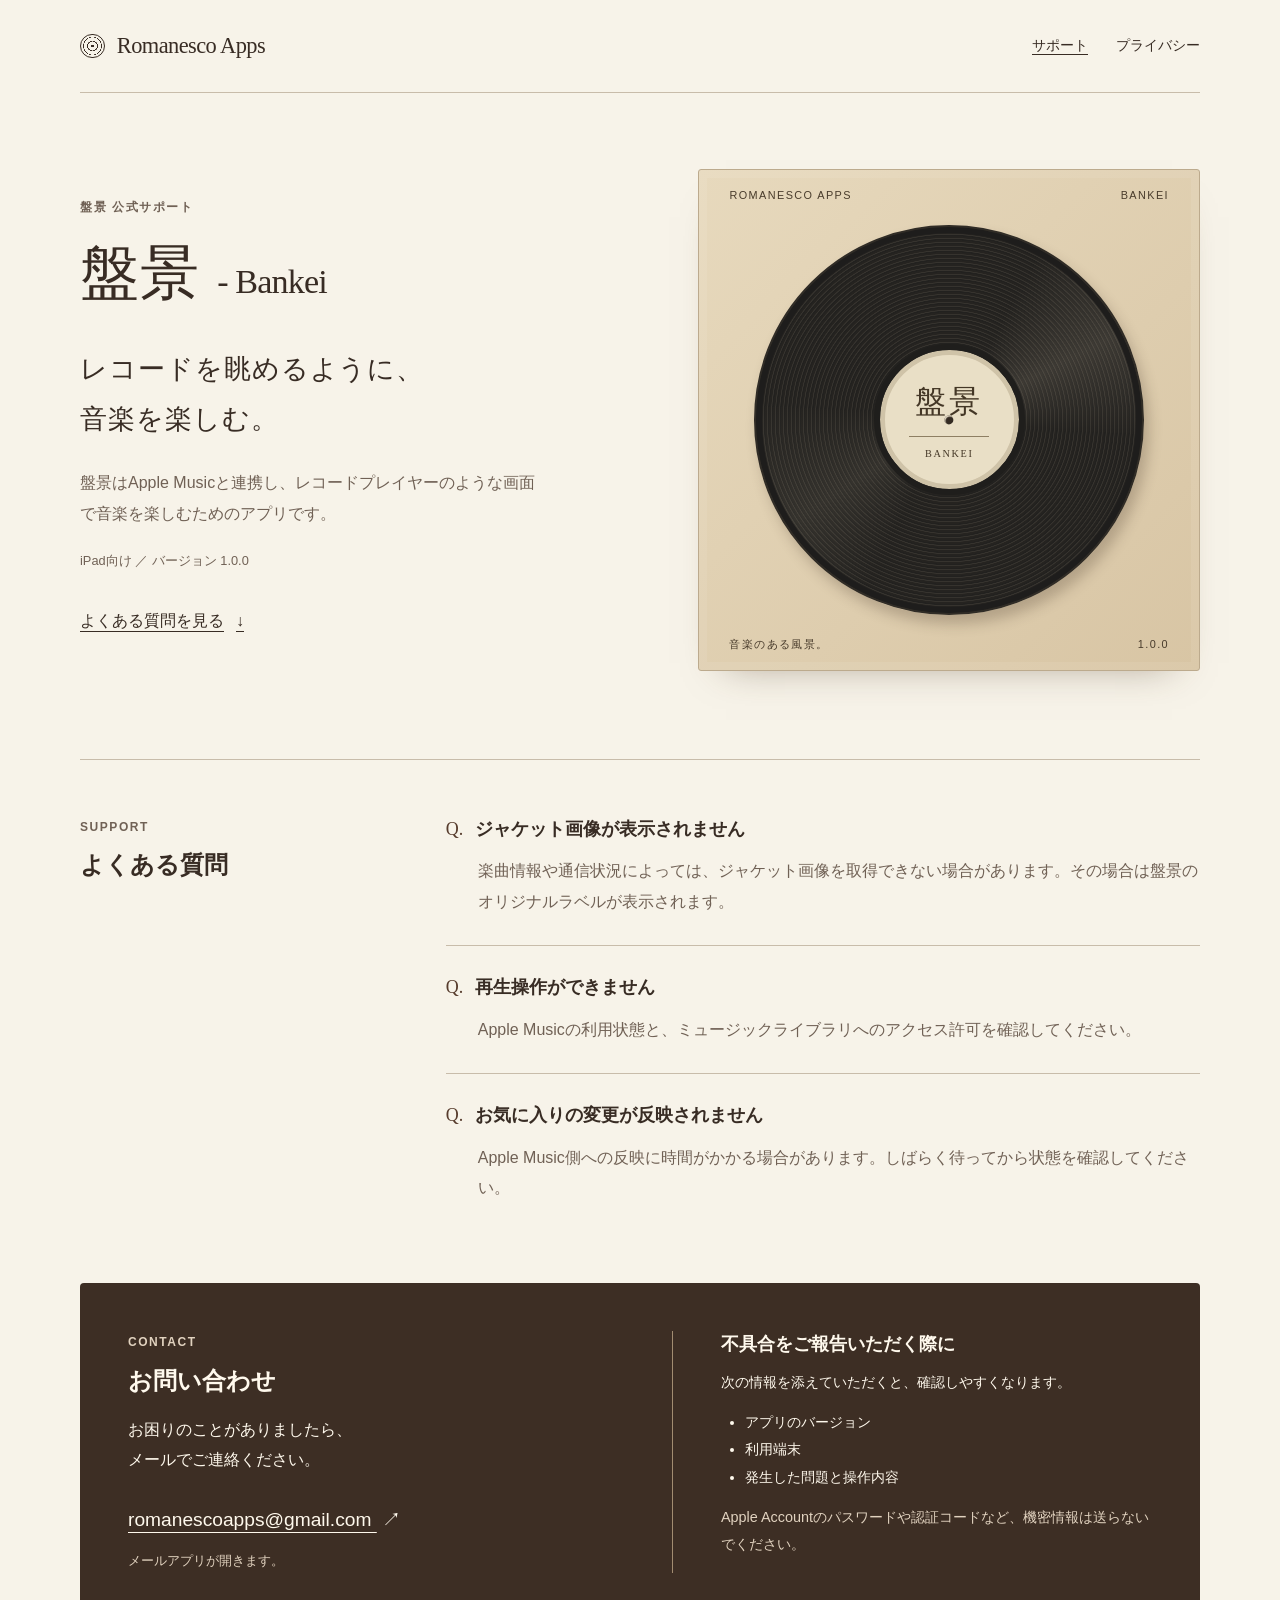
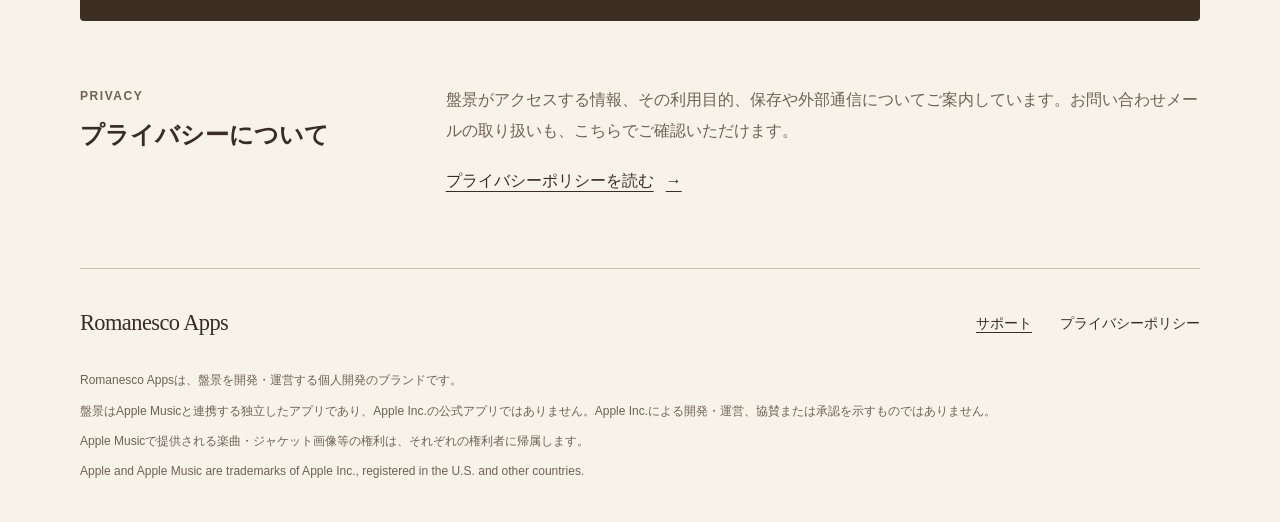
<file: index.html>
<!doctype html>
<html lang="ja">
<head>
  <meta charset="utf-8">
  <meta name="viewport" content="width=device-width, initial-scale=1">
  <meta name="color-scheme" content="light dark">
  <meta name="description" content="Romanesco Appsによる「盤景 - Bankei」の公式サポートサイト。よくある質問、お問い合わせ、プライバシーポリシーをご案内します。">
  <title>盤景 - Bankei サポート | Romanesco Apps</title>
  <link rel="stylesheet" href="style.css">
</head>
<body>
  <a class="skip-link" href="#main">本文へスキップ</a>
  <header class="site-header wrap">
    <a class="brand" href="index.html"><span class="brand-mark" aria-hidden="true"></span>Romanesco Apps</a>
    <nav aria-label="メインナビゲーション">
      <a href="index.html" aria-current="page">サポート</a>
      <a href="privacy.html">プライバシー</a>
    </nav>
  </header>

  <main id="main" tabindex="-1">
    <section class="hero wrap" aria-labelledby="app-title">
      <div class="hero-copy">
        <p class="eyebrow">盤景 公式サポート</p>
        <h1 id="app-title">盤景 <span class="app-roman">- Bankei</span></h1>
        <p class="tagline"><span>レコードを眺めるように、</span><span>音楽を楽しむ。</span></p>
        <p class="intro">盤景はApple Musicと連携し、レコードプレイヤーのような画面で音楽を楽しむためのアプリです。</p>
        <p class="app-meta">iPad向け <span aria-hidden="true">／</span> バージョン 1.0.0</p>
        <a class="text-link" href="#faq">よくある質問を見る <span aria-hidden="true">↓</span></a>
      </div>
      <div class="record-sleeve" aria-hidden="true">
        <div class="sleeve-top"><span>ROMANESCO APPS</span><span>BANKEI</span></div>
        <div class="record">
          <div class="record-label"><span class="label-name">盤景</span><span class="label-rule"></span><span class="label-roman">BANKEI</span></div>
          <span class="spindle"></span>
        </div>
        <div class="sleeve-bottom"><span>音楽のある風景。</span><span>1.0.0</span></div>
      </div>
    </section>

    <section class="section-grid wrap" id="faq" aria-labelledby="faq-title">
      <div class="section-heading">
        <p class="eyebrow" lang="en">SUPPORT</p>
        <h2 id="faq-title">よくある質問</h2>
      </div>
      <div class="faq-list">
        <article class="faq-item">
          <h3><span class="question-mark" aria-hidden="true">Q.</span>ジャケット画像が表示されません</h3>
          <p>楽曲情報や通信状況によっては、ジャケット画像を取得できない場合があります。その場合は盤景のオリジナルラベルが表示されます。</p>
        </article>
        <article class="faq-item">
          <h3><span class="question-mark" aria-hidden="true">Q.</span>再生操作ができません</h3>
          <p>Apple Musicの利用状態と、ミュージックライブラリへのアクセス許可を確認してください。</p>
        </article>
        <article class="faq-item">
          <h3><span class="question-mark" aria-hidden="true">Q.</span>お気に入りの変更が反映されません</h3>
          <p>Apple Music側への反映に時間がかかる場合があります。しばらく待ってから状態を確認してください。</p>
        </article>
      </div>
    </section>

    <section class="contact wrap" id="contact" aria-labelledby="contact-title">
      <div>
        <p class="eyebrow" lang="en">CONTACT</p>
        <h2 id="contact-title">お問い合わせ</h2>
        <p>お困りのことがありましたら、<br>メールでご連絡ください。</p>
        <a class="email-link" href="mailto:romanescoapps@gmail.com">romanescoapps@gmail.com <span aria-hidden="true">↗</span></a>
        <p class="mail-hint">メールアプリが開きます。</p>
      </div>
      <div class="contact-guide">
        <h3>不具合をご報告いただく際に</h3>
        <p>次の情報を添えていただくと、確認しやすくなります。</p>
        <ul>
          <li>アプリのバージョン</li>
          <li>利用端末</li>
          <li>発生した問題と操作内容</li>
        </ul>
        <p class="contact-note">Apple Accountのパスワードや認証コードなど、機密情報は送らないでください。</p>
      </div>
    </section>

    <section class="privacy-entry section-grid wrap" aria-labelledby="privacy-title">
      <div class="section-heading">
        <p class="eyebrow" lang="en">PRIVACY</p>
        <h2 id="privacy-title">プライバシーについて</h2>
      </div>
      <div>
        <p>盤景がアクセスする情報、その利用目的、保存や外部通信についてご案内しています。お問い合わせメールの取り扱いも、こちらでご確認いただけます。</p>
        <a class="text-link" href="privacy.html">プライバシーポリシーを読む <span aria-hidden="true">→</span></a>
      </div>
    </section>
  </main>

  <footer class="site-footer wrap">
    <div class="footer-top">
      <a class="brand" href="index.html">Romanesco Apps</a>
      <nav aria-label="フッターナビゲーション">
        <a href="index.html" aria-current="page">サポート</a>
        <a href="privacy.html">プライバシーポリシー</a>
      </nav>
    </div>
    <p>Romanesco Appsは、盤景を開発・運営する個人開発のブランドです。</p>
    <p>盤景はApple Musicと連携する独立したアプリであり、Apple Inc.の公式アプリではありません。Apple Inc.による開発・運営、協賛または承認を示すものではありません。</p>
    <p>Apple Musicで提供される楽曲・ジャケット画像等の権利は、それぞれの権利者に帰属します。</p>
    <p lang="en">Apple and Apple Music are trademarks of Apple Inc., registered in the U.S. and other countries.</p>
  </footer>
</body>
</html>
</file>
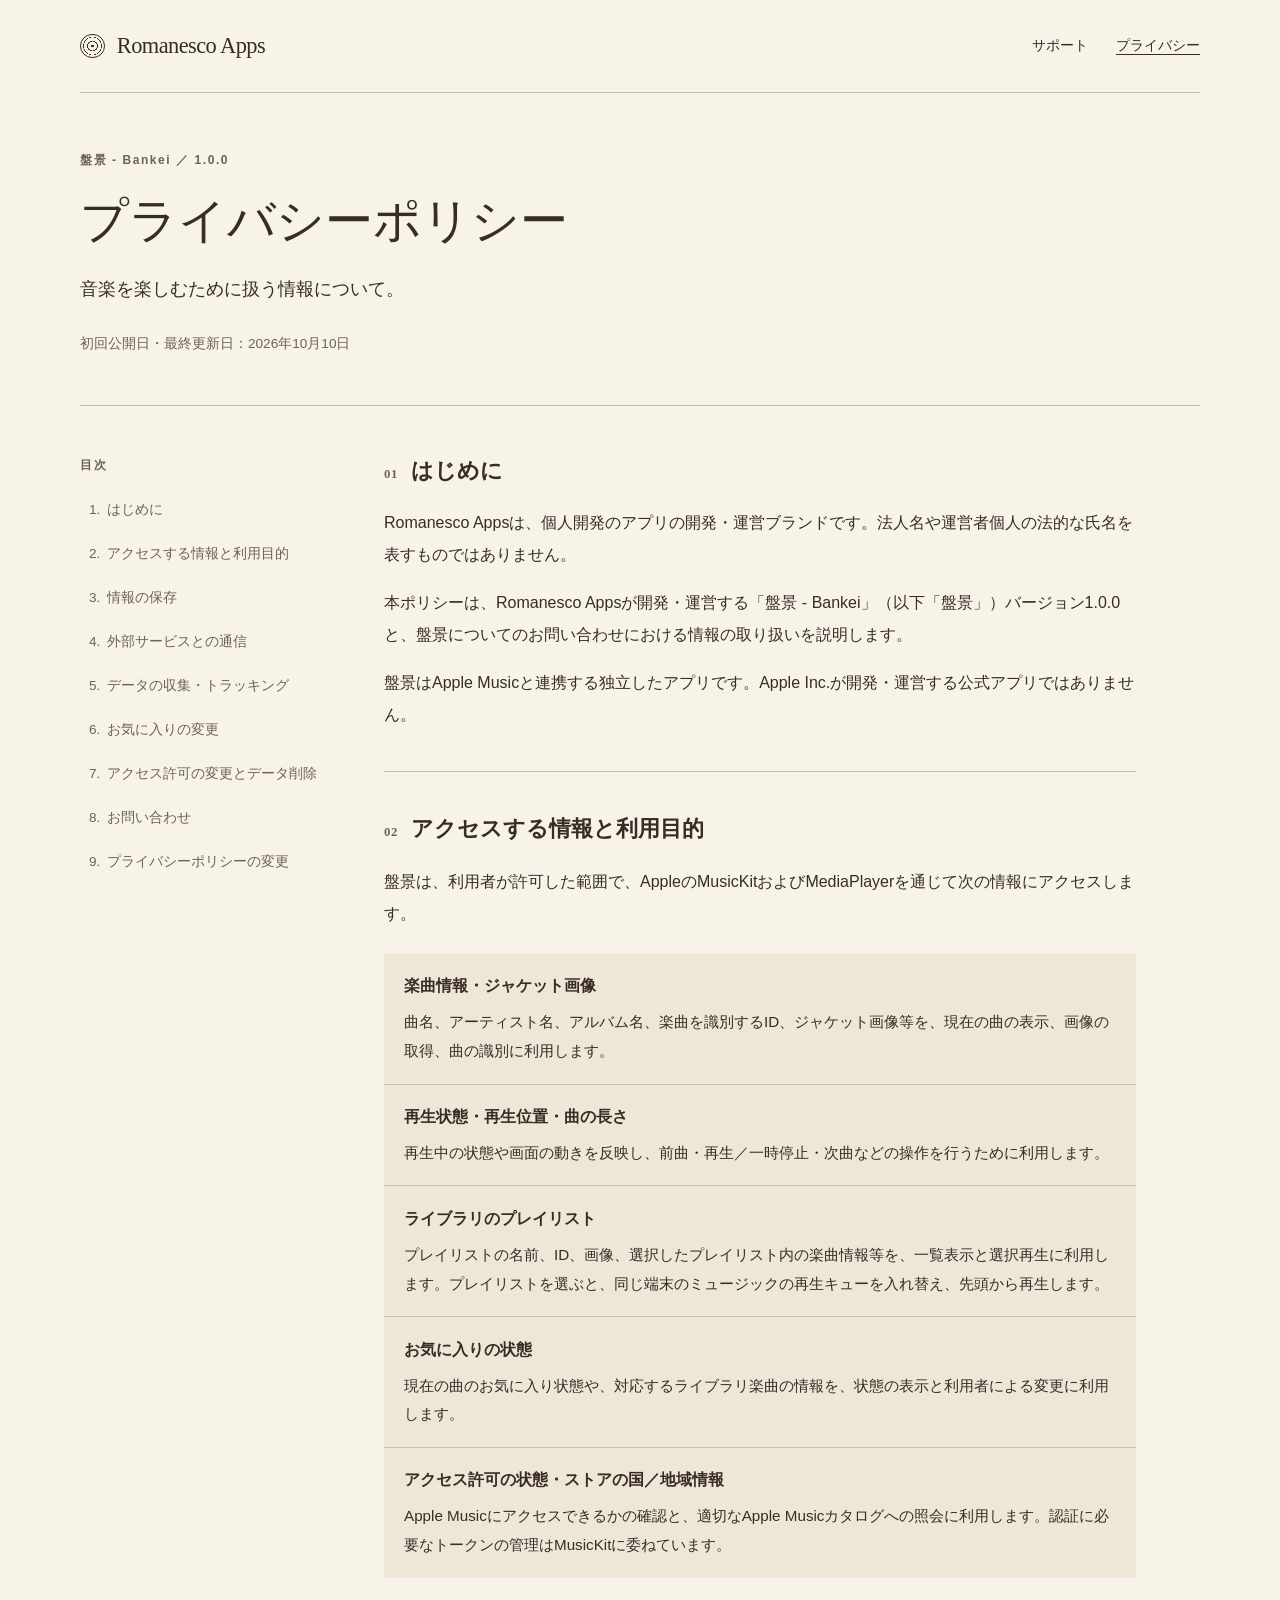
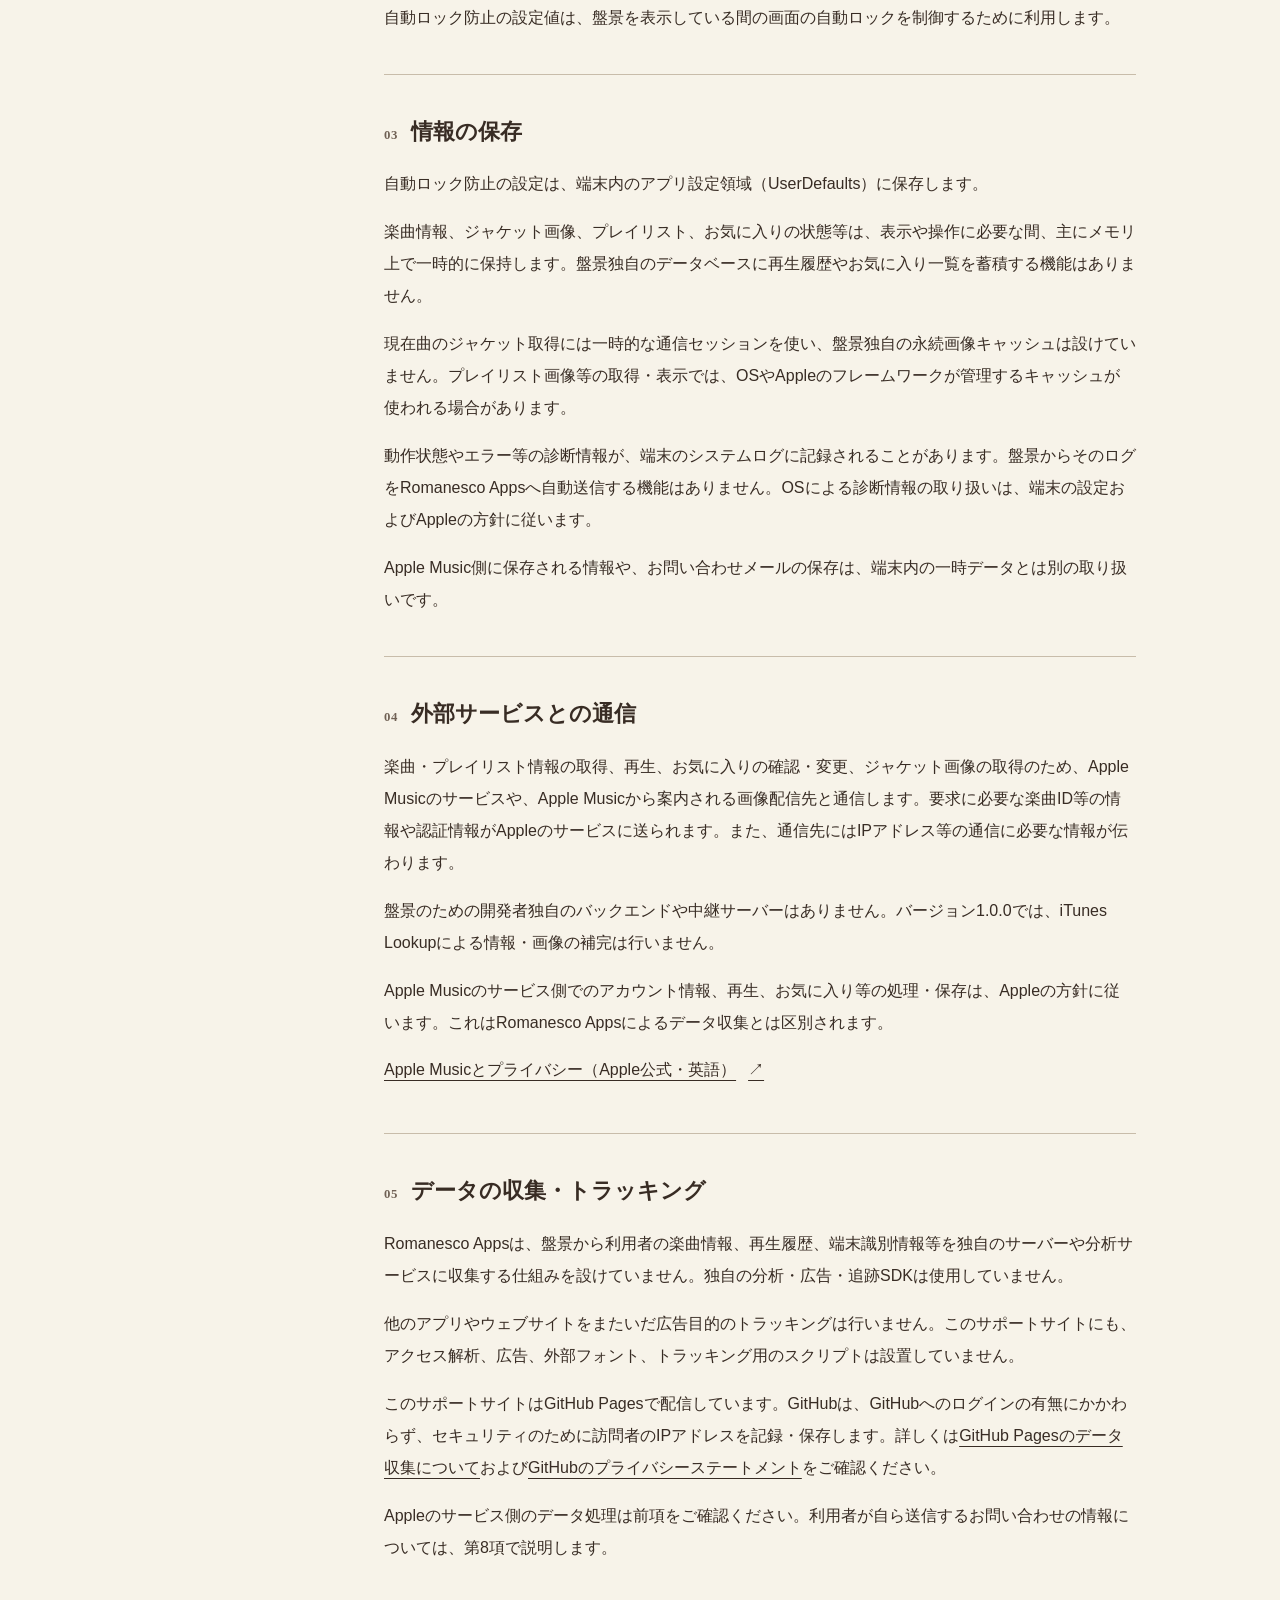
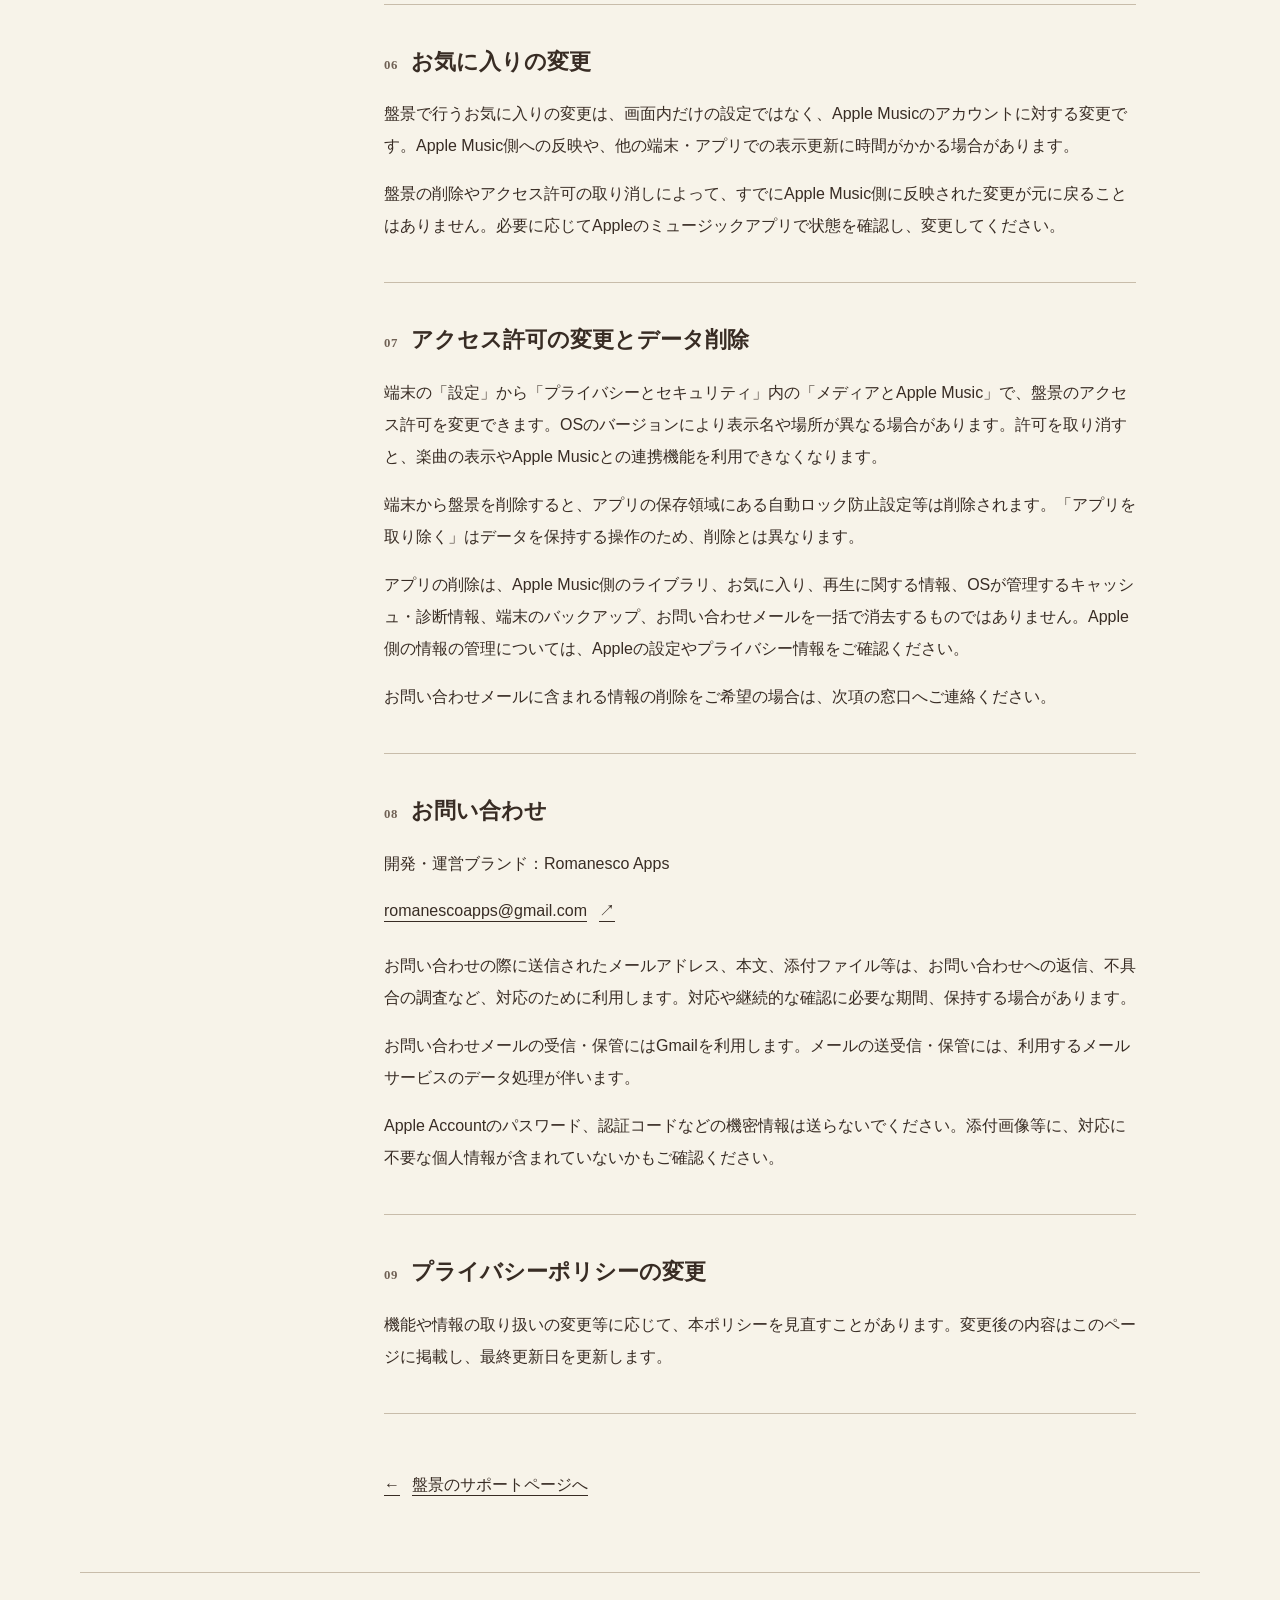
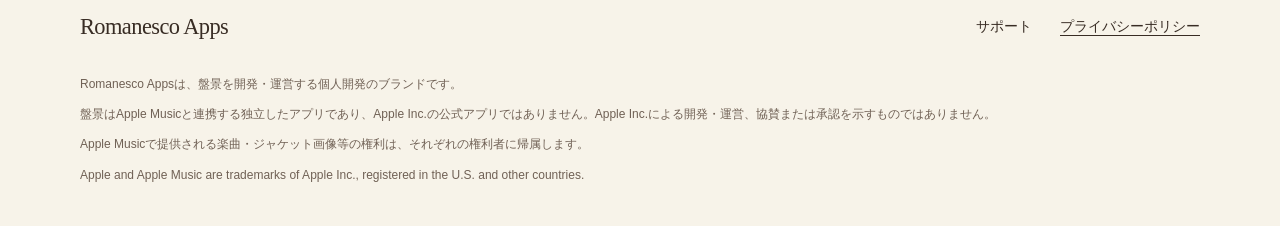
<file: privacy.html>
<!doctype html>
<html lang="ja">
<head>
  <meta charset="utf-8">
  <meta name="viewport" content="width=device-width, initial-scale=1">
  <meta name="color-scheme" content="light dark">
  <meta name="description" content="Romanesco Appsが開発・運営する「盤景 - Bankei」1.0.0のプライバシーポリシー。情報の利用、保存、Apple Musicとの通信、お問い合わせの取り扱いについて。">
  <title>プライバシーポリシー | 盤景 - Bankei | Romanesco Apps</title>
  <link rel="stylesheet" href="style.css">
</head>
<body>
  <a class="skip-link" href="#main">本文へスキップ</a>
  <header class="site-header wrap">
    <a class="brand" href="index.html"><span class="brand-mark" aria-hidden="true"></span>Romanesco Apps</a>
    <nav aria-label="メインナビゲーション">
      <a href="index.html">サポート</a>
      <a href="privacy.html" aria-current="page">プライバシー</a>
    </nav>
  </header>

  <main id="main" class="wrap policy" tabindex="-1">
    <header class="policy-header">
      <p class="eyebrow">盤景 - Bankei <span aria-hidden="true">／</span> 1.0.0</p>
      <h1>プライバシーポリシー</h1>
      <p class="policy-lead">音楽を楽しむために扱う情報について。</p>
      <p class="policy-date">初回公開日・最終更新日：<time datetime="2026-10-10">2026年10月10日</time></p>
    </header>

    <div class="policy-layout">
      <nav class="policy-toc" aria-label="プライバシーポリシーの目次">
        <p class="eyebrow">目次</p>
        <ol>
          <li><a href="#introduction">はじめに</a></li>
          <li><a href="#information">アクセスする情報と利用目的</a></li>
          <li><a href="#storage">情報の保存</a></li>
          <li><a href="#services">外部サービスとの通信</a></li>
          <li><a href="#collection">データの収集・トラッキング</a></li>
          <li><a href="#favorites">お気に入りの変更</a></li>
          <li><a href="#controls">アクセス許可の変更とデータ削除</a></li>
          <li><a href="#inquiries">お問い合わせ</a></li>
          <li><a href="#changes">プライバシーポリシーの変更</a></li>
        </ol>
      </nav>

      <div class="policy-body">
        <section id="introduction" aria-labelledby="introduction-title">
          <h2 id="introduction-title"><span class="section-number">01</span>はじめに</h2>
          <p>Romanesco Appsは、個人開発のアプリの開発・運営ブランドです。法人名や運営者個人の法的な氏名を表すものではありません。</p>
          <p>本ポリシーは、Romanesco Appsが開発・運営する「盤景 - Bankei」（以下「盤景」）バージョン1.0.0と、盤景についてのお問い合わせにおける情報の取り扱いを説明します。</p>
          <p>盤景はApple Musicと連携する独立したアプリです。Apple Inc.が開発・運営する公式アプリではありません。</p>
        </section>

        <section id="information" aria-labelledby="information-title">
          <h2 id="information-title"><span class="section-number">02</span>アクセスする情報と利用目的</h2>
          <p>盤景は、利用者が許可した範囲で、AppleのMusicKitおよびMediaPlayerを通じて次の情報にアクセスします。</p>
          <dl class="information-list">
            <div><dt>楽曲情報・ジャケット画像</dt><dd>曲名、アーティスト名、アルバム名、楽曲を識別するID、ジャケット画像等を、現在の曲の表示、画像の取得、曲の識別に利用します。</dd></div>
            <div><dt>再生状態・再生位置・曲の長さ</dt><dd>再生中の状態や画面の動きを反映し、前曲・再生／一時停止・次曲などの操作を行うために利用します。</dd></div>
            <div><dt>ライブラリのプレイリスト</dt><dd>プレイリストの名前、ID、画像、選択したプレイリスト内の楽曲情報等を、一覧表示と選択再生に利用します。プレイリストを選ぶと、同じ端末のミュージックの再生キューを入れ替え、先頭から再生します。</dd></div>
            <div><dt>お気に入りの状態</dt><dd>現在の曲のお気に入り状態や、対応するライブラリ楽曲の情報を、状態の表示と利用者による変更に利用します。</dd></div>
            <div><dt>アクセス許可の状態・ストアの国／地域情報</dt><dd>Apple Musicにアクセスできるかの確認と、適切なApple Musicカタログへの照会に利用します。認証に必要なトークンの管理はMusicKitに委ねています。</dd></div>
          </dl>
          <p>自動ロック防止の設定値は、盤景を表示している間の画面の自動ロックを制御するために利用します。</p>
        </section>

        <section id="storage" aria-labelledby="storage-title">
          <h2 id="storage-title"><span class="section-number">03</span>情報の保存</h2>
          <p>自動ロック防止の設定は、端末内のアプリ設定領域（UserDefaults）に保存します。</p>
          <p>楽曲情報、ジャケット画像、プレイリスト、お気に入りの状態等は、表示や操作に必要な間、主にメモリ上で一時的に保持します。盤景独自のデータベースに再生履歴やお気に入り一覧を蓄積する機能はありません。</p>
          <p>現在曲のジャケット取得には一時的な通信セッションを使い、盤景独自の永続画像キャッシュは設けていません。プレイリスト画像等の取得・表示では、OSやAppleのフレームワークが管理するキャッシュが使われる場合があります。</p>
          <p>動作状態やエラー等の診断情報が、端末のシステムログに記録されることがあります。盤景からそのログをRomanesco Appsへ自動送信する機能はありません。OSによる診断情報の取り扱いは、端末の設定およびAppleの方針に従います。</p>
          <p>Apple Music側に保存される情報や、お問い合わせメールの保存は、端末内の一時データとは別の取り扱いです。</p>
        </section>

        <section id="services" aria-labelledby="services-title">
          <h2 id="services-title"><span class="section-number">04</span>外部サービスとの通信</h2>
          <p>楽曲・プレイリスト情報の取得、再生、お気に入りの確認・変更、ジャケット画像の取得のため、Apple Musicのサービスや、Apple Musicから案内される画像配信先と通信します。要求に必要な楽曲ID等の情報や認証情報がAppleのサービスに送られます。また、通信先にはIPアドレス等の通信に必要な情報が伝わります。</p>
          <p>盤景のための開発者独自のバックエンドや中継サーバーはありません。バージョン1.0.0では、iTunes Lookupによる情報・画像の補完は行いません。</p>
          <p>Apple Musicのサービス側でのアカウント情報、再生、お気に入り等の処理・保存は、Appleの方針に従います。これはRomanesco Appsによるデータ収集とは区別されます。</p>
          <a class="text-link" href="https://www.apple.com/legal/privacy/data/en/apple-music/">Apple Musicとプライバシー（Apple公式・英語） <span aria-hidden="true">↗</span></a>
        </section>

        <section id="collection" aria-labelledby="collection-title">
          <h2 id="collection-title"><span class="section-number">05</span>データの収集・トラッキング</h2>
          <p>Romanesco Appsは、盤景から利用者の楽曲情報、再生履歴、端末識別情報等を独自のサーバーや分析サービスに収集する仕組みを設けていません。独自の分析・広告・追跡SDKは使用していません。</p>
          <p>他のアプリやウェブサイトをまたいだ広告目的のトラッキングは行いません。このサポートサイトにも、アクセス解析、広告、外部フォント、トラッキング用のスクリプトは設置していません。</p>
          <p>このサポートサイトはGitHub Pagesで配信しています。GitHubは、GitHubへのログインの有無にかかわらず、セキュリティのために訪問者のIPアドレスを記録・保存します。詳しくは<a href="https://docs.github.com/en/pages/getting-started-with-github-pages/what-is-github-pages#data-collection">GitHub Pagesのデータ収集について</a>および<a href="https://docs.github.com/en/site-policy/privacy-policies/github-general-privacy-statement">GitHubのプライバシーステートメント</a>をご確認ください。</p>
          <p>Appleのサービス側のデータ処理は前項をご確認ください。利用者が自ら送信するお問い合わせの情報については、第8項で説明します。</p>
        </section>

        <section id="favorites" aria-labelledby="favorites-title">
          <h2 id="favorites-title"><span class="section-number">06</span>お気に入りの変更</h2>
          <p>盤景で行うお気に入りの変更は、画面内だけの設定ではなく、Apple Musicのアカウントに対する変更です。Apple Music側への反映や、他の端末・アプリでの表示更新に時間がかかる場合があります。</p>
          <p>盤景の削除やアクセス許可の取り消しによって、すでにApple Music側に反映された変更が元に戻ることはありません。必要に応じてAppleのミュージックアプリで状態を確認し、変更してください。</p>
        </section>

        <section id="controls" aria-labelledby="controls-title">
          <h2 id="controls-title"><span class="section-number">07</span>アクセス許可の変更とデータ削除</h2>
          <p>端末の「設定」から「プライバシーとセキュリティ」内の「メディアとApple Music」で、盤景のアクセス許可を変更できます。OSのバージョンにより表示名や場所が異なる場合があります。許可を取り消すと、楽曲の表示やApple Musicとの連携機能を利用できなくなります。</p>
          <p>端末から盤景を削除すると、アプリの保存領域にある自動ロック防止設定等は削除されます。「アプリを取り除く」はデータを保持する操作のため、削除とは異なります。</p>
          <p>アプリの削除は、Apple Music側のライブラリ、お気に入り、再生に関する情報、OSが管理するキャッシュ・診断情報、端末のバックアップ、お問い合わせメールを一括で消去するものではありません。Apple側の情報の管理については、Appleの設定やプライバシー情報をご確認ください。</p>
          <p>お問い合わせメールに含まれる情報の削除をご希望の場合は、次項の窓口へご連絡ください。</p>
        </section>

        <section id="inquiries" aria-labelledby="inquiries-title">
          <h2 id="inquiries-title"><span class="section-number">08</span>お問い合わせ</h2>
          <p>開発・運営ブランド：Romanesco Apps</p>
          <a class="text-link policy-email" href="mailto:romanescoapps@gmail.com">romanescoapps@gmail.com <span aria-hidden="true">↗</span></a>
          <p>お問い合わせの際に送信されたメールアドレス、本文、添付ファイル等は、お問い合わせへの返信、不具合の調査など、対応のために利用します。対応や継続的な確認に必要な期間、保持する場合があります。</p>
          <p>お問い合わせメールの受信・保管にはGmailを利用します。メールの送受信・保管には、利用するメールサービスのデータ処理が伴います。</p>
          <p>Apple Accountのパスワード、認証コードなどの機密情報は送らないでください。添付画像等に、対応に不要な個人情報が含まれていないかもご確認ください。</p>
        </section>

        <section id="changes" aria-labelledby="changes-title">
          <h2 id="changes-title"><span class="section-number">09</span>プライバシーポリシーの変更</h2>
          <p>機能や情報の取り扱いの変更等に応じて、本ポリシーを見直すことがあります。変更後の内容はこのページに掲載し、最終更新日を更新します。</p>
        </section>
        <div class="policy-return"><a class="text-link" href="index.html"><span aria-hidden="true">←</span> 盤景のサポートページへ</a></div>
      </div>
    </div>
  </main>

  <footer class="site-footer wrap">
    <div class="footer-top">
      <a class="brand" href="index.html">Romanesco Apps</a>
      <nav aria-label="フッターナビゲーション">
        <a href="index.html">サポート</a>
        <a href="privacy.html" aria-current="page">プライバシーポリシー</a>
      </nav>
    </div>
    <p>Romanesco Appsは、盤景を開発・運営する個人開発のブランドです。</p>
    <p>盤景はApple Musicと連携する独立したアプリであり、Apple Inc.の公式アプリではありません。Apple Inc.による開発・運営、協賛または承認を示すものではありません。</p>
    <p>Apple Musicで提供される楽曲・ジャケット画像等の権利は、それぞれの権利者に帰属します。</p>
    <p lang="en">Apple and Apple Music are trademarks of Apple Inc., registered in the U.S. and other countries.</p>
  </footer>
</body>
</html>
</file>
<file: style.css>
:root {
  color-scheme: light dark;
  --paper: #f7f3e9;
  --ink: #382c24;
  --muted: #706155;
  --line: #c8bcaa;
  --accent: #573c2d;
  --soft: #eee6d7;
  --contact: #3d2e24;
  --contact-ink: #fff9ed;
  --contact-muted: #e1d2bf;
  --focus: #8b4b20;
  --serif: "Hiragino Mincho ProN", "Yu Mincho", YuMincho, Georgia, serif;
}

*, *::before, *::after { box-sizing: border-box; }
html { scroll-padding-top: 1.5rem; }
body {
  margin: 0;
  background: var(--paper);
  color: var(--ink);
  font-family: -apple-system, BlinkMacSystemFont, "Hiragino Kaku Gothic ProN", "Yu Gothic", Meiryo, sans-serif;
  font-size: 1rem;
  line-height: 1.9;
  overflow-wrap: anywhere;
  -webkit-text-size-adjust: 100%;
}
a { color: inherit; text-underline-offset: .3em; text-decoration-thickness: 1px; }
a:hover { text-decoration-thickness: 2px; }
a:focus-visible { outline: 3px solid var(--focus); outline-offset: 5px; border-radius: 2px; }
::selection { background: var(--accent); color: var(--paper); }
h1, h2, h3, p { margin: 0; }
h1, h2, h3 { line-height: 1.5; }
h2 { font-size: 1.5rem; font-weight: 600; }
h3 { font-size: 1.125rem; font-weight: 600; }
p + p { margin-top: 1rem; }
ul, ol { padding-inline-start: 1.5rem; }
.wrap { width: min(70rem, calc(100% - 5rem)); margin-inline: auto; }
.skip-link {
  position: absolute;
  z-index: 5;
  left: 1rem;
  top: .5rem;
  padding: .7rem 1rem;
  background: var(--paper);
  transform: translateY(-180%);
}
.skip-link:focus { transform: translateY(0); }
.site-header {
  display: flex;
  align-items: center;
  justify-content: space-between;
  gap: 1rem 2rem;
  flex-wrap: wrap;
  padding-block: 1.5rem;
  border-bottom: 1px solid var(--line);
}
.brand {
  display: inline-flex;
  align-items: center;
  gap: .75rem;
  min-height: 44px;
  font-family: Georgia, "Times New Roman", serif;
  font-size: 1.4rem;
  letter-spacing: -.025em;
  text-decoration: none;
}
.brand-mark {
  width: 1.55rem;
  height: 1.55rem;
  flex: none;
  border: 1px solid currentColor;
  border-radius: 50%;
  background: radial-gradient(circle, currentColor 0 8%, transparent 9% 28%, currentColor 29% 33%, transparent 34% 54%, currentColor 55% 58%, transparent 59%);
}
nav { display: flex; flex-wrap: wrap; gap: .5rem 1.75rem; }
nav a { display: inline-flex; align-items: center; min-height: 44px; padding-block: .4rem; font-size: .9rem; }
nav a:not([aria-current="page"]) { text-decoration: none; }
nav a:hover { text-decoration: underline; }
.eyebrow { font-size: .75rem; font-weight: 600; letter-spacing: .13em; color: var(--muted); }
.hero {
  display: grid;
  grid-template-columns: minmax(0, 1.08fr) minmax(0, 1fr);
  align-items: center;
  gap: clamp(2rem, 6vw, 6rem);
  padding-block: 4.75rem 5.5rem;
}
.hero h1 { font-family: var(--serif); font-size: clamp(2.6rem, 4.6vw, 4rem); font-weight: 500; letter-spacing: .025em; margin-top: .7rem; }
.app-roman { font-family: Georgia, serif; font-size: .58em; letter-spacing: -.025em; white-space: nowrap; }
.tagline { font-family: var(--serif); font-size: clamp(1.25rem, 2.1vw, 1.75rem); line-height: 1.85; margin-top: 1.7rem; letter-spacing: .035em; }
.tagline span { display: block; }
.intro { max-width: 29rem; margin-top: 1.5rem; color: var(--muted); }
.app-meta { font-size: .8rem; color: var(--muted); margin-top: 1.25rem; }
.text-link { display: inline-flex; align-items: center; gap: .75rem; min-height: 44px; padding-block: .5rem; font-weight: 500; }
.text-link span { flex: none; }
.hero .text-link { margin-top: 1.5rem; }

/* Original decorative record, drawn entirely in CSS. No artwork is loaded. */
.record-sleeve {
  position: relative;
  aspect-ratio: 1;
  background: linear-gradient(135deg, #e7d9bd, #d8c5a4);
  border: 1px solid #bcaa8d;
  border-radius: 3px;
  box-shadow: 0 20px 38px -28px #50392380, inset 0 0 0 8px #ffffff12;
  color: #493c2c;
  isolation: isolate;
}
.sleeve-top, .sleeve-bottom { position: absolute; display: flex; justify-content: space-between; left: 6%; right: 6%; font-size: clamp(.55rem, .85vw, .7rem); letter-spacing: .13em; }
.sleeve-top { top: 3%; }
.sleeve-bottom { bottom: 3%; }
.record {
  position: absolute;
  inset: 11%;
  border-radius: 50%;
  border: 2px solid #302c26;
  background:
    conic-gradient(from 28deg, transparent 0deg, #e7d8bd20 35deg, transparent 67deg 178deg, #d2c8ac18 209deg, transparent 248deg),
    repeating-radial-gradient(circle, #22211f 0 1px, #36332e 1.5px 2px, #252320 2.5px 4px);
  box-shadow: 5px 9px 13px #3a2a2140, inset 0 0 0 6px #1e1d1c;
}
.record-label {
  position: absolute;
  inset: 32%;
  border-radius: 50%;
  background: #e9dfc6;
  border: 5px solid #cfc3a8;
  outline: 6px solid #1f1e1c;
  display: flex;
  flex-direction: column;
  align-items: center;
  justify-content: center;
  color: #443726;
}
.label-name { font-family: var(--serif); font-size: clamp(1.25rem, 2.4vw, 2.1rem); letter-spacing: .12em; transform: translateY(-.2rem); }
.label-rule { width: 62%; border-top: 1px solid #8e7f63; margin-block: .1rem .4rem; }
.label-roman { font-family: Georgia, serif; font-size: clamp(.45rem, .8vw, .65rem); letter-spacing: .16em; }
.spindle { position: absolute; left: 50%; top: 50%; width: 2.4%; aspect-ratio: 1; border-radius: 50%; background: #342b22; box-shadow: inset 1px 1px 1px #ece2cd; transform: translate(-50%, -50%); }

.section-grid { display: grid; grid-template-columns: minmax(0, .8fr) minmax(0, 2fr); gap: 2rem 4rem; padding-block: 3.5rem; border-top: 1px solid var(--line); }
.section-heading h2 { margin-top: .55rem; }
.faq-item { padding-block: 1.75rem; border-bottom: 1px solid var(--line); }
.faq-item:first-child { padding-top: 0; }
.faq-item:last-child { border-bottom: 0; padding-bottom: 0; }
.faq-item h3 { display: flex; align-items: baseline; gap: .75rem; }
.question-mark { font-family: Georgia, serif; font-weight: 400; color: var(--accent); flex: none; }
.faq-item p { margin: .85rem 0 0 2rem; color: var(--muted); }
.contact {
  display: grid;
  grid-template-columns: minmax(0, 1fr) minmax(0, 1fr);
  gap: 2.5rem 4rem;
  padding: 3rem;
  margin-block: 1.5rem 4rem;
  background: var(--contact);
  color: var(--contact-ink);
  border-radius: 4px;
}
.contact .eyebrow, .contact .mail-hint { color: var(--contact-muted); }
.contact h2 { margin-block: .55rem 1rem; }
.contact a:focus-visible { outline-color: var(--contact-ink); }
.email-link { display: block; min-height: 44px; width: fit-content; padding-block: .65rem; margin-top: 1rem; font-size: clamp(1rem, 1.55vw, 1.2rem); }
.email-link span { display: inline-block; margin-left: .3rem; }
.mail-hint { font-size: .8rem; }
.contact-guide { border-left: 1px solid #a28c71; padding-left: 3rem; }
.contact-guide h3 { margin-bottom: .65rem; }
.contact-guide p, .contact-guide li { font-size: .9rem; }
.contact-guide ul { margin-block: .8rem; }
.contact-note { color: var(--contact-muted); }
.privacy-entry { padding-top: 0; padding-bottom: 4rem; border-top: 0; }
.privacy-entry p:not(.eyebrow) { color: var(--muted); }
.privacy-entry .text-link { margin-top: .75rem; }
.site-footer { padding-block: 2rem 2.5rem; border-top: 1px solid var(--line); }
.footer-top { display: flex; justify-content: space-between; gap: .75rem 2rem; flex-wrap: wrap; margin-bottom: 1.5rem; }
.site-footer p { color: var(--muted); font-size: .75rem; line-height: 1.85; max-width: 61rem; }
.site-footer p + p { margin-top: .5rem; }

.policy-header { padding-block: 3.5rem 3rem; border-bottom: 1px solid var(--line); }
.policy-header h1 { font-family: var(--serif); font-size: clamp(1.9rem, 3.8vw, 3rem); font-weight: 500; margin-top: .85rem; }
.policy-lead { margin-top: 1rem; font-size: 1.1rem; }
.policy-date { font-size: .85rem; color: var(--muted); margin-top: 1.5rem; }
.small-note { font-size: .8rem; color: var(--muted); margin-top: .4rem; }
.policy-layout { display: grid; grid-template-columns: minmax(0, 15rem) minmax(0, 1fr); gap: 4rem; align-items: start; padding-block: 3rem 4rem; }
.policy-toc { display: block; }
.policy-toc ol { margin-top: .75rem; padding-left: 1.5rem; }
.policy-toc li { padding-left: .2rem; color: var(--muted); font-size: .85rem; }
.policy-toc a { display: flex; padding-block: .65rem; line-height: 1.65; font-size: .85rem; }
.policy-body { max-width: 47rem; }
.policy-body section { padding-bottom: 2.5rem; margin-bottom: 2.5rem; border-bottom: 1px solid var(--line); }
.policy-body h2 { display: flex; align-items: baseline; gap: .8rem; font-size: 1.4rem; margin-bottom: 1.25rem; }
.section-number { color: var(--muted); font-size: .8rem; font-family: Georgia, serif; letter-spacing: .05em; flex: none; }
.policy-body p { line-height: 2; }
.information-list { margin-block: 1.5rem; }
.information-list > div { padding: 1.1rem 1.25rem; background: var(--soft); border-bottom: 1px solid var(--line); }
.information-list > div:last-child { border-bottom: 0; }
dt { font-weight: 600; }
dd { margin: .4rem 0 0; font-size: .95rem; }
.policy-body .text-link { margin-top: .5rem; }
.policy-email { margin-bottom: 1rem; }

@media (prefers-color-scheme: dark) {
  :root { --paper: #211d19; --ink: #f1e8d9; --muted: #c2b5a2; --line: #766854; --accent: #e1bc93; --soft: #302a23; --contact: #352a21; --contact-ink: #fff3df; --contact-muted: #ddcbb4; --focus: #f1c48e; }
  .record-sleeve { background: linear-gradient(135deg, #c8b38e, #ab906b); border-color: #8a7354; }
  .contact { border: 1px solid var(--line); }
}
@media (max-width: 60rem) {
  .hero { gap: 2.5rem; padding-block: 3.5rem; }
  .section-grid { gap: 2rem; grid-template-columns: minmax(0, 1fr) minmax(0, 2fr); }
  .contact { padding: 2rem; gap: 2rem; }
  .contact-guide { padding-left: 2rem; }
  .policy-layout { grid-template-columns: minmax(0, 12rem) minmax(0, 1fr); gap: 2rem; }
}
@media (max-width: 45rem) {
  .wrap { width: calc(100% - 2.5rem); }
  .site-header { padding-block: 1rem; gap: .35rem 1rem; }
  .brand { font-size: 1.3rem; }
  .site-header nav { gap: 1.5rem; }
  .hero { grid-template-columns: 1fr; gap: 2.5rem; padding-block: 2.5rem 3rem; }
  .hero h1 { font-size: 3.1rem; }
  .tagline { font-size: 1.45rem; }
  .record-sleeve { width: min(100%, 25rem); justify-self: center; }
  .sleeve-top, .sleeve-bottom { font-size: .6rem; }
  .label-name { font-size: 1.6rem; }
  .label-roman { font-size: .55rem; }
  .section-grid, .contact, .policy-layout { grid-template-columns: 1fr; }
  .section-grid { padding-block: 2.5rem; gap: 1.75rem; }
  .faq-item h3 { font-size: 1.05rem; }
  .faq-item p { margin-left: 0; }
  .contact { padding: 1.75rem 1.5rem; margin-block: .5rem 2.5rem; }
  .contact-guide { padding: 1.75rem 0 0; border-left: 0; border-top: 1px solid #a28c71; }
  .privacy-entry { padding-top: 0; }
  .footer-top { display: block; }
  .footer-top nav { margin-top: .75rem; gap: 1rem; }
  .policy-header { padding-block: 2.5rem 2rem; }
  .policy-layout { gap: 2rem; padding-block: 2rem 3rem; }
  .policy-toc { border-bottom: 1px solid var(--line); padding-bottom: 1rem; }
  .policy-body h2 { font-size: 1.25rem; }
  .policy-body section { padding-bottom: 2rem; margin-bottom: 2rem; }
}
@media (forced-colors: active) {
  .record-sleeve { display: none; }
  .hero { grid-template-columns: 1fr; }
  .contact, .information-list > div { border: 1px solid CanvasText; }
  a:focus-visible { outline-color: Highlight; }
}
@media print {
  :root { --paper: #fff; --ink: #000; --muted: #333; --line: #999; --soft: #fff; --contact: #fff; --contact-ink: #000; --contact-muted: #333; }
  body { font-size: 10pt; }
  .wrap { width: 100%; }
  .site-header nav, .site-footer nav, .skip-link, .policy-toc, .record-sleeve { display: none; }
  .hero, .policy-layout, .section-grid, .contact { display: block; }
  .contact { border: 1px solid #999; }
  .contact-guide { padding: 1rem 0 0; border: 0; }
  .policy-body { max-width: none; }
  h2, h3 { break-after: avoid; }
  p, li { orphans: 3; widows: 3; }
}
</file>
